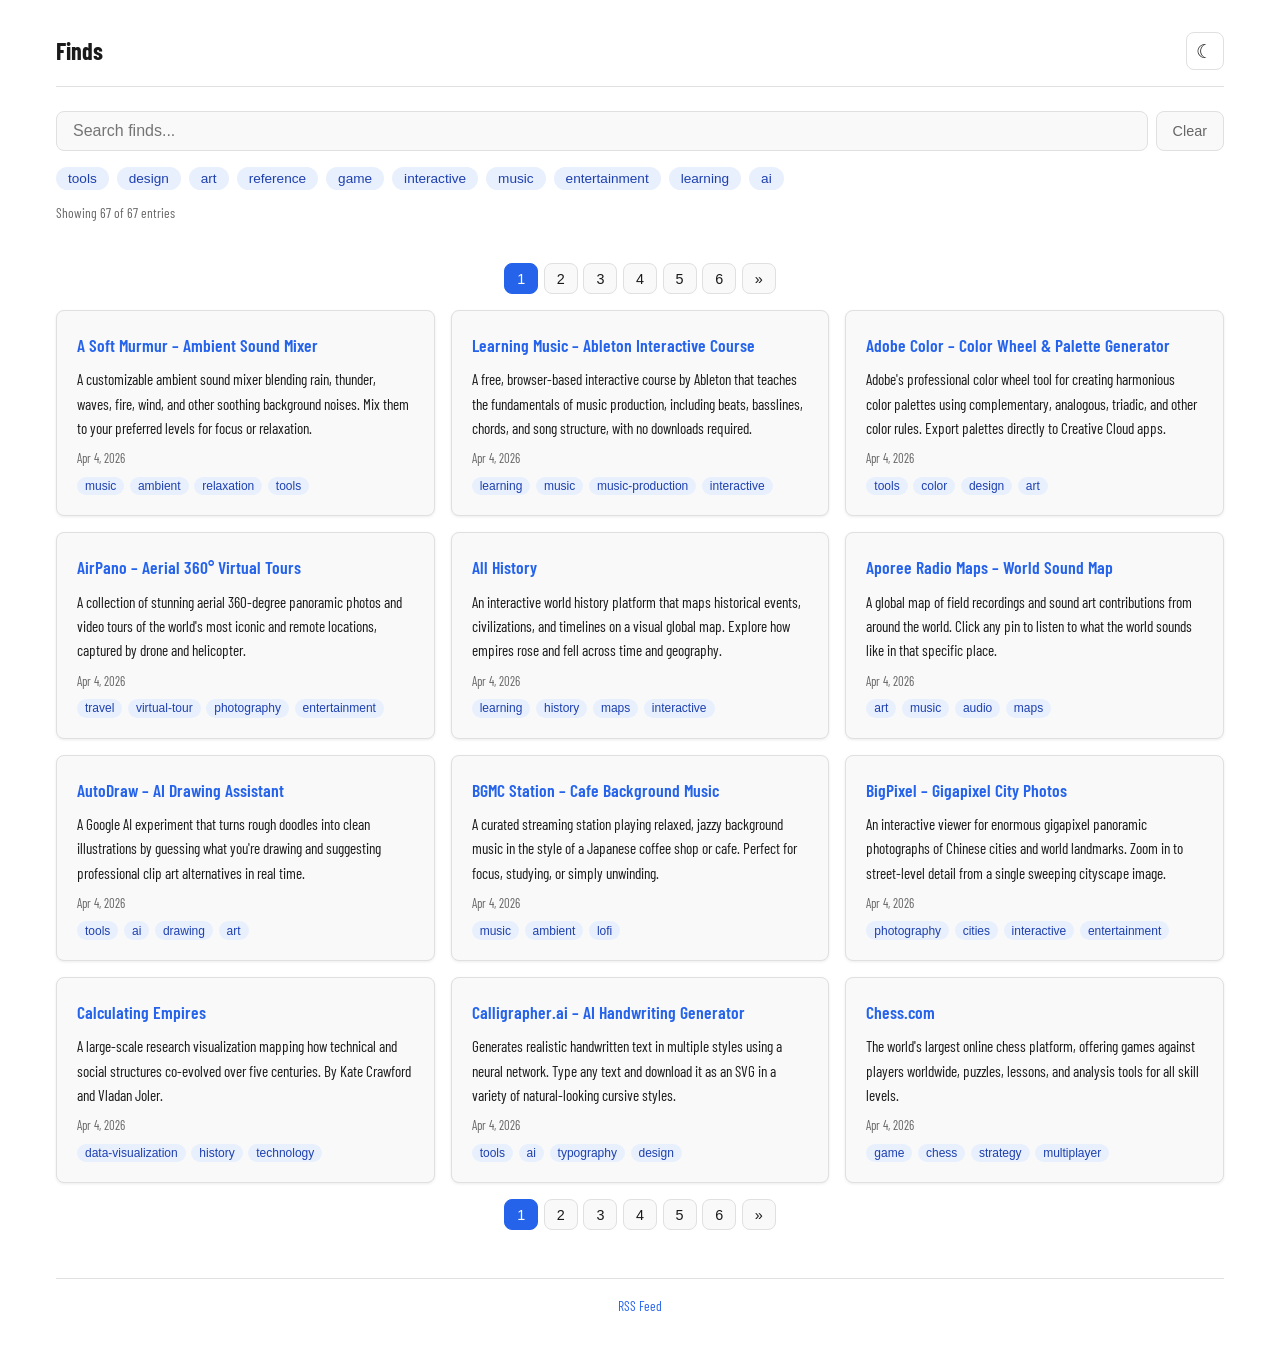
<file: docs/index.html>
<!DOCTYPE html>
<html lang="en">
<head>
    <meta charset="UTF-8">
    <meta name="viewport" content="width=device-width, initial-scale=1.0">
    <title>Finds</title>
    <link rel="preconnect" href="https://fonts.googleapis.com">
    <link rel="preconnect" href="https://fonts.gstatic.com" crossorigin>
    <link href="https://fonts.googleapis.com/css2?family=Barlow+Condensed:wght@400;600;700&display=swap" rel="stylesheet">
    <link rel="stylesheet" href="static/style.css">
    <link rel="alternate" type="application/atom+xml" title="Finds Feed" href="feed.xml">
</head>
<body>
    <header>
        <h1>Finds</h1>
        <button id="theme-toggle" type="button" aria-label="Toggle dark mode">
            <span class="icon-sun">&#9728;</span>
            <span class="icon-moon">&#9790;</span>
        </button>
    </header>

    <div class="controls">
        <div class="search-bar">
            <input type="text" id="search" placeholder="Search finds..." aria-label="Search finds">
            <button id="clear-filters" type="button">Clear</button>
        </div>
        <div class="tag-bar" id="tag-bar">
            
            <button class="tag-pill" data-tag="tools" type="button">tools</button>
            
            <button class="tag-pill" data-tag="design" type="button">design</button>
            
            <button class="tag-pill" data-tag="art" type="button">art</button>
            
            <button class="tag-pill" data-tag="reference" type="button">reference</button>
            
            <button class="tag-pill" data-tag="game" type="button">game</button>
            
            <button class="tag-pill" data-tag="interactive" type="button">interactive</button>
            
            <button class="tag-pill" data-tag="music" type="button">music</button>
            
            <button class="tag-pill" data-tag="entertainment" type="button">entertainment</button>
            
            <button class="tag-pill" data-tag="learning" type="button">learning</button>
            
            <button class="tag-pill" data-tag="ai" type="button">ai</button>
            
        </div>
        <p class="entry-count" id="entry-count"></p>
    </div>

    <nav class="pagination" id="pagination-top"></nav>

    <main class="card-grid" id="card-grid">
        
        <article class="card"
                 data-title="a soft murmur – ambient sound mixer"
                 data-description="a customizable ambient sound mixer blending rain, thunder, waves, fire, wind, and other soothing background noises. mix them to your preferred levels for focus or relaxation."
                 data-tags="music ambient relaxation tools">
            <h2><a href="http://asoftmurmur.com/" target="_blank" rel="noopener noreferrer">A Soft Murmur – Ambient Sound Mixer</a></h2>
            <p class="description">A customizable ambient sound mixer blending rain, thunder, waves, fire, wind, and other soothing background noises. Mix them to your preferred levels for focus or relaxation.</p>
            <time datetime="2026-04-04">Apr 4, 2026</time>
            <div class="tags">
                
                <button class="tag-pill card-tag" data-tag="music" type="button">music</button>
                
                <button class="tag-pill card-tag" data-tag="ambient" type="button">ambient</button>
                
                <button class="tag-pill card-tag" data-tag="relaxation" type="button">relaxation</button>
                
                <button class="tag-pill card-tag" data-tag="tools" type="button">tools</button>
                
            </div>
        </article>
        
        <article class="card"
                 data-title="learning music – ableton interactive course"
                 data-description="a free, browser-based interactive course by ableton that teaches the fundamentals of music production, including beats, basslines, chords, and song structure, with no downloads required."
                 data-tags="learning music music-production interactive">
            <h2><a href="https://learningmusic.ableton.com/zh-Hans/" target="_blank" rel="noopener noreferrer">Learning Music – Ableton Interactive Course</a></h2>
            <p class="description">A free, browser-based interactive course by Ableton that teaches the fundamentals of music production, including beats, basslines, chords, and song structure, with no downloads required.</p>
            <time datetime="2026-04-04">Apr 4, 2026</time>
            <div class="tags">
                
                <button class="tag-pill card-tag" data-tag="learning" type="button">learning</button>
                
                <button class="tag-pill card-tag" data-tag="music" type="button">music</button>
                
                <button class="tag-pill card-tag" data-tag="music-production" type="button">music-production</button>
                
                <button class="tag-pill card-tag" data-tag="interactive" type="button">interactive</button>
                
            </div>
        </article>
        
        <article class="card"
                 data-title="adobe color – color wheel &amp; palette generator"
                 data-description="adobe&#39;s professional color wheel tool for creating harmonious color palettes using complementary, analogous, triadic, and other color rules. export palettes directly to creative cloud apps."
                 data-tags="tools color design art">
            <h2><a href="https://color.adobe.com/zh/create/color-wheel" target="_blank" rel="noopener noreferrer">Adobe Color – Color Wheel &amp; Palette Generator</a></h2>
            <p class="description">Adobe&#39;s professional color wheel tool for creating harmonious color palettes using complementary, analogous, triadic, and other color rules. Export palettes directly to Creative Cloud apps.</p>
            <time datetime="2026-04-04">Apr 4, 2026</time>
            <div class="tags">
                
                <button class="tag-pill card-tag" data-tag="tools" type="button">tools</button>
                
                <button class="tag-pill card-tag" data-tag="color" type="button">color</button>
                
                <button class="tag-pill card-tag" data-tag="design" type="button">design</button>
                
                <button class="tag-pill card-tag" data-tag="art" type="button">art</button>
                
            </div>
        </article>
        
        <article class="card"
                 data-title="airpano – aerial 360° virtual tours"
                 data-description="a collection of stunning aerial 360-degree panoramic photos and video tours of the world&#39;s most iconic and remote locations, captured by drone and helicopter."
                 data-tags="travel virtual-tour photography entertainment">
            <h2><a href="http://www.airpano.com/" target="_blank" rel="noopener noreferrer">AirPano – Aerial 360° Virtual Tours</a></h2>
            <p class="description">A collection of stunning aerial 360-degree panoramic photos and video tours of the world&#39;s most iconic and remote locations, captured by drone and helicopter.</p>
            <time datetime="2026-04-04">Apr 4, 2026</time>
            <div class="tags">
                
                <button class="tag-pill card-tag" data-tag="travel" type="button">travel</button>
                
                <button class="tag-pill card-tag" data-tag="virtual-tour" type="button">virtual-tour</button>
                
                <button class="tag-pill card-tag" data-tag="photography" type="button">photography</button>
                
                <button class="tag-pill card-tag" data-tag="entertainment" type="button">entertainment</button>
                
            </div>
        </article>
        
        <article class="card"
                 data-title="all history"
                 data-description="an interactive world history platform that maps historical events, civilizations, and timelines on a visual global map. explore how empires rose and fell across time and geography."
                 data-tags="learning history maps interactive">
            <h2><a href="https://www.allhistory.com/" target="_blank" rel="noopener noreferrer">All History</a></h2>
            <p class="description">An interactive world history platform that maps historical events, civilizations, and timelines on a visual global map. Explore how empires rose and fell across time and geography.</p>
            <time datetime="2026-04-04">Apr 4, 2026</time>
            <div class="tags">
                
                <button class="tag-pill card-tag" data-tag="learning" type="button">learning</button>
                
                <button class="tag-pill card-tag" data-tag="history" type="button">history</button>
                
                <button class="tag-pill card-tag" data-tag="maps" type="button">maps</button>
                
                <button class="tag-pill card-tag" data-tag="interactive" type="button">interactive</button>
                
            </div>
        </article>
        
        <article class="card"
                 data-title="aporee radio maps – world sound map"
                 data-description="a global map of field recordings and sound art contributions from around the world. click any pin to listen to what the world sounds like in that specific place."
                 data-tags="art music audio maps">
            <h2><a href="https://aporee.org/maps/" target="_blank" rel="noopener noreferrer">Aporee Radio Maps – World Sound Map</a></h2>
            <p class="description">A global map of field recordings and sound art contributions from around the world. Click any pin to listen to what the world sounds like in that specific place.</p>
            <time datetime="2026-04-04">Apr 4, 2026</time>
            <div class="tags">
                
                <button class="tag-pill card-tag" data-tag="art" type="button">art</button>
                
                <button class="tag-pill card-tag" data-tag="music" type="button">music</button>
                
                <button class="tag-pill card-tag" data-tag="audio" type="button">audio</button>
                
                <button class="tag-pill card-tag" data-tag="maps" type="button">maps</button>
                
            </div>
        </article>
        
        <article class="card"
                 data-title="autodraw – ai drawing assistant"
                 data-description="a google ai experiment that turns rough doodles into clean illustrations by guessing what you&#39;re drawing and suggesting professional clip art alternatives in real time."
                 data-tags="tools ai drawing art">
            <h2><a href="https://aiexperiments.withgoogle.com/autodraw" target="_blank" rel="noopener noreferrer">AutoDraw – AI Drawing Assistant</a></h2>
            <p class="description">A Google AI experiment that turns rough doodles into clean illustrations by guessing what you&#39;re drawing and suggesting professional clip art alternatives in real time.</p>
            <time datetime="2026-04-04">Apr 4, 2026</time>
            <div class="tags">
                
                <button class="tag-pill card-tag" data-tag="tools" type="button">tools</button>
                
                <button class="tag-pill card-tag" data-tag="ai" type="button">ai</button>
                
                <button class="tag-pill card-tag" data-tag="drawing" type="button">drawing</button>
                
                <button class="tag-pill card-tag" data-tag="art" type="button">art</button>
                
            </div>
        </article>
        
        <article class="card"
                 data-title="bgmc station – cafe background music"
                 data-description="a curated streaming station playing relaxed, jazzy background music in the style of a japanese coffee shop or cafe. perfect for focus, studying, or simply unwinding."
                 data-tags="music ambient lofi">
            <h2><a href="https://bgmc-station.com/" target="_blank" rel="noopener noreferrer">BGMC Station – Cafe Background Music</a></h2>
            <p class="description">A curated streaming station playing relaxed, jazzy background music in the style of a Japanese coffee shop or cafe. Perfect for focus, studying, or simply unwinding.</p>
            <time datetime="2026-04-04">Apr 4, 2026</time>
            <div class="tags">
                
                <button class="tag-pill card-tag" data-tag="music" type="button">music</button>
                
                <button class="tag-pill card-tag" data-tag="ambient" type="button">ambient</button>
                
                <button class="tag-pill card-tag" data-tag="lofi" type="button">lofi</button>
                
            </div>
        </article>
        
        <article class="card"
                 data-title="bigpixel – gigapixel city photos"
                 data-description="an interactive viewer for enormous gigapixel panoramic photographs of chinese cities and world landmarks. zoom in to street-level detail from a single sweeping cityscape image."
                 data-tags="photography cities interactive entertainment">
            <h2><a href="https://bigpixel.cn/zh-CN.html" target="_blank" rel="noopener noreferrer">BigPixel – Gigapixel City Photos</a></h2>
            <p class="description">An interactive viewer for enormous gigapixel panoramic photographs of Chinese cities and world landmarks. Zoom in to street-level detail from a single sweeping cityscape image.</p>
            <time datetime="2026-04-04">Apr 4, 2026</time>
            <div class="tags">
                
                <button class="tag-pill card-tag" data-tag="photography" type="button">photography</button>
                
                <button class="tag-pill card-tag" data-tag="cities" type="button">cities</button>
                
                <button class="tag-pill card-tag" data-tag="interactive" type="button">interactive</button>
                
                <button class="tag-pill card-tag" data-tag="entertainment" type="button">entertainment</button>
                
            </div>
        </article>
        
        <article class="card"
                 data-title="calculating empires"
                 data-description="a large-scale research visualization mapping how technical and social structures co-evolved over five centuries. by kate crawford and vladan joler."
                 data-tags="data-visualization history technology">
            <h2><a href="https://calculatingempires.net/" target="_blank" rel="noopener noreferrer">Calculating Empires</a></h2>
            <p class="description">A large-scale research visualization mapping how technical and social structures co-evolved over five centuries. By Kate Crawford and Vladan Joler.</p>
            <time datetime="2026-04-04">Apr 4, 2026</time>
            <div class="tags">
                
                <button class="tag-pill card-tag" data-tag="data-visualization" type="button">data-visualization</button>
                
                <button class="tag-pill card-tag" data-tag="history" type="button">history</button>
                
                <button class="tag-pill card-tag" data-tag="technology" type="button">technology</button>
                
            </div>
        </article>
        
        <article class="card"
                 data-title="calligrapher.ai – ai handwriting generator"
                 data-description="generates realistic handwritten text in multiple styles using a neural network. type any text and download it as an svg in a variety of natural-looking cursive styles."
                 data-tags="tools ai typography design">
            <h2><a href="https://www.calligrapher.ai/" target="_blank" rel="noopener noreferrer">Calligrapher.ai – AI Handwriting Generator</a></h2>
            <p class="description">Generates realistic handwritten text in multiple styles using a neural network. Type any text and download it as an SVG in a variety of natural-looking cursive styles.</p>
            <time datetime="2026-04-04">Apr 4, 2026</time>
            <div class="tags">
                
                <button class="tag-pill card-tag" data-tag="tools" type="button">tools</button>
                
                <button class="tag-pill card-tag" data-tag="ai" type="button">ai</button>
                
                <button class="tag-pill card-tag" data-tag="typography" type="button">typography</button>
                
                <button class="tag-pill card-tag" data-tag="design" type="button">design</button>
                
            </div>
        </article>
        
        <article class="card"
                 data-title="chess.com"
                 data-description="the world&#39;s largest online chess platform, offering games against players worldwide, puzzles, lessons, and analysis tools for all skill levels."
                 data-tags="game chess strategy multiplayer">
            <h2><a href="https://www.chess.com/" target="_blank" rel="noopener noreferrer">Chess.com</a></h2>
            <p class="description">The world&#39;s largest online chess platform, offering games against players worldwide, puzzles, lessons, and analysis tools for all skill levels.</p>
            <time datetime="2026-04-04">Apr 4, 2026</time>
            <div class="tags">
                
                <button class="tag-pill card-tag" data-tag="game" type="button">game</button>
                
                <button class="tag-pill card-tag" data-tag="chess" type="button">chess</button>
                
                <button class="tag-pill card-tag" data-tag="strategy" type="button">strategy</button>
                
                <button class="tag-pill card-tag" data-tag="multiplayer" type="button">multiplayer</button>
                
            </div>
        </article>
        
        <article class="card"
                 data-title="cloud appreciation society"
                 data-description="a global community dedicated to appreciating and celebrating clouds in all their forms. the site features a cloud gallery, cloud types guide, and a manifesto against blue-sky thinking."
                 data-tags="art nature photography community">
            <h2><a href="https://cloudappreciationsociety.org/" target="_blank" rel="noopener noreferrer">Cloud Appreciation Society</a></h2>
            <p class="description">A global community dedicated to appreciating and celebrating clouds in all their forms. The site features a cloud gallery, cloud types guide, and a manifesto against blue-sky thinking.</p>
            <time datetime="2026-04-04">Apr 4, 2026</time>
            <div class="tags">
                
                <button class="tag-pill card-tag" data-tag="art" type="button">art</button>
                
                <button class="tag-pill card-tag" data-tag="nature" type="button">nature</button>
                
                <button class="tag-pill card-tag" data-tag="photography" type="button">photography</button>
                
                <button class="tag-pill card-tag" data-tag="community" type="button">community</button>
                
            </div>
        </article>
        
        <article class="card"
                 data-title="coding font – font comparison tournament"
                 data-description="a tournament-style tool for choosing your ideal programming font. it shows two fonts side by side in a bracket format until you&#39;ve found your personal favorite coding typeface."
                 data-tags="tools typography programming design">
            <h2><a href="https://www.codingfont.com/" target="_blank" rel="noopener noreferrer">Coding Font – Font Comparison Tournament</a></h2>
            <p class="description">A tournament-style tool for choosing your ideal programming font. It shows two fonts side by side in a bracket format until you&#39;ve found your personal favorite coding typeface.</p>
            <time datetime="2026-04-04">Apr 4, 2026</time>
            <div class="tags">
                
                <button class="tag-pill card-tag" data-tag="tools" type="button">tools</button>
                
                <button class="tag-pill card-tag" data-tag="typography" type="button">typography</button>
                
                <button class="tag-pill card-tag" data-tag="programming" type="button">programming</button>
                
                <button class="tag-pill card-tag" data-tag="design" type="button">design</button>
                
            </div>
        </article>
        
        <article class="card"
                 data-title="conserve the sound"
                 data-description="an online museum of disappearing sounds, archiving audio recordings of obsolete everyday objects like rotary phones, film cameras, and typewriters. a sonic time capsule of the analog world."
                 data-tags="music audio archive nostalgia">
            <h2><a href="https://www.conservethesound.de/" target="_blank" rel="noopener noreferrer">Conserve the Sound</a></h2>
            <p class="description">An online museum of disappearing sounds, archiving audio recordings of obsolete everyday objects like rotary phones, film cameras, and typewriters. A sonic time capsule of the analog world.</p>
            <time datetime="2026-04-04">Apr 4, 2026</time>
            <div class="tags">
                
                <button class="tag-pill card-tag" data-tag="music" type="button">music</button>
                
                <button class="tag-pill card-tag" data-tag="audio" type="button">audio</button>
                
                <button class="tag-pill card-tag" data-tag="archive" type="button">archive</button>
                
                <button class="tag-pill card-tag" data-tag="nostalgia" type="button">nostalgia</button>
                
            </div>
        </article>
        
        <article class="card"
                 data-title="coursera – online learning platform"
                 data-description="a leading online learning platform offering courses, certificates, and degrees from top universities and companies worldwide. covers topics from computer science to business and the arts."
                 data-tags="learning education courses">
            <h2><a href="https://www.coursera.org/" target="_blank" rel="noopener noreferrer">Coursera – Online Learning Platform</a></h2>
            <p class="description">A leading online learning platform offering courses, certificates, and degrees from top universities and companies worldwide. Covers topics from computer science to business and the arts.</p>
            <time datetime="2026-04-04">Apr 4, 2026</time>
            <div class="tags">
                
                <button class="tag-pill card-tag" data-tag="learning" type="button">learning</button>
                
                <button class="tag-pill card-tag" data-tag="education" type="button">education</button>
                
                <button class="tag-pill card-tag" data-tag="courses" type="button">courses</button>
                
            </div>
        </article>
        
        <article class="card"
                 data-title="deepl translator"
                 data-description="a high-quality neural machine translation service known for producing more natural and nuanced translations than competitors. supports dozens of languages for text and document translation."
                 data-tags="tools translation language">
            <h2><a href="https://www.deepl.com/translator" target="_blank" rel="noopener noreferrer">DeepL Translator</a></h2>
            <p class="description">A high-quality neural machine translation service known for producing more natural and nuanced translations than competitors. Supports dozens of languages for text and document translation.</p>
            <time datetime="2026-04-04">Apr 4, 2026</time>
            <div class="tags">
                
                <button class="tag-pill card-tag" data-tag="tools" type="button">tools</button>
                
                <button class="tag-pill card-tag" data-tag="translation" type="button">translation</button>
                
                <button class="tag-pill card-tag" data-tag="language" type="button">language</button>
                
            </div>
        </article>
        
        <article class="card"
                 data-title="dimensions.com – size reference guide"
                 data-description="a comprehensive visual reference database for the dimensions and measurements of everyday objects, spaces, buildings, and creatures. invaluable for architects, designers, and anyone needing scale reference."
                 data-tags="reference design architecture tools">
            <h2><a href="https://www.dimensions.com/" target="_blank" rel="noopener noreferrer">Dimensions.com – Size Reference Guide</a></h2>
            <p class="description">A comprehensive visual reference database for the dimensions and measurements of everyday objects, spaces, buildings, and creatures. Invaluable for architects, designers, and anyone needing scale reference.</p>
            <time datetime="2026-04-04">Apr 4, 2026</time>
            <div class="tags">
                
                <button class="tag-pill card-tag" data-tag="reference" type="button">reference</button>
                
                <button class="tag-pill card-tag" data-tag="design" type="button">design</button>
                
                <button class="tag-pill card-tag" data-tag="architecture" type="button">architecture</button>
                
                <button class="tag-pill card-tag" data-tag="tools" type="button">tools</button>
                
            </div>
        </article>
        
        <article class="card"
                 data-title="driven &amp; listened"
                 data-description="a curated experience pairing dashcam footage of city drives with local music, letting you virtually cruise through cities around the world while listening to their sounds."
                 data-tags="entertainment travel music cities">
            <h2><a href="https://drivenlisten.com/city/" target="_blank" rel="noopener noreferrer">Driven &amp; Listened</a></h2>
            <p class="description">A curated experience pairing dashcam footage of city drives with local music, letting you virtually cruise through cities around the world while listening to their sounds.</p>
            <time datetime="2026-04-04">Apr 4, 2026</time>
            <div class="tags">
                
                <button class="tag-pill card-tag" data-tag="entertainment" type="button">entertainment</button>
                
                <button class="tag-pill card-tag" data-tag="travel" type="button">travel</button>
                
                <button class="tag-pill card-tag" data-tag="music" type="button">music</button>
                
                <button class="tag-pill card-tag" data-tag="cities" type="button">cities</button>
                
            </div>
        </article>
        
        <article class="card"
                 data-title="encycolorpedia – color encyclopedia"
                 data-description="a comprehensive color reference database providing hex codes, rgb values, color names, and harmonies for thousands of named colors. useful for designers and developers needing precise color information."
                 data-tags="tools color design reference">
            <h2><a href="https://encycolorpedia.cn/named" target="_blank" rel="noopener noreferrer">Encycolorpedia – Color Encyclopedia</a></h2>
            <p class="description">A comprehensive color reference database providing hex codes, RGB values, color names, and harmonies for thousands of named colors. Useful for designers and developers needing precise color information.</p>
            <time datetime="2026-04-04">Apr 4, 2026</time>
            <div class="tags">
                
                <button class="tag-pill card-tag" data-tag="tools" type="button">tools</button>
                
                <button class="tag-pill card-tag" data-tag="color" type="button">color</button>
                
                <button class="tag-pill card-tag" data-tag="design" type="button">design</button>
                
                <button class="tag-pill card-tag" data-tag="reference" type="button">reference</button>
                
            </div>
        </article>
        
        <article class="card"
                 data-title="gapminder dollar street"
                 data-description="a photo project that visualizes how families around the world live at different income levels, organized on a &#34;street&#34; from poorest to richest. a powerful tool for understanding global inequality."
                 data-tags="learning data-visualization society photography">
            <h2><a href="https://www.gapminder.org/dollar-street/" target="_blank" rel="noopener noreferrer">Gapminder Dollar Street</a></h2>
            <p class="description">A photo project that visualizes how families around the world live at different income levels, organized on a &#34;street&#34; from poorest to richest. A powerful tool for understanding global inequality.</p>
            <time datetime="2026-04-04">Apr 4, 2026</time>
            <div class="tags">
                
                <button class="tag-pill card-tag" data-tag="learning" type="button">learning</button>
                
                <button class="tag-pill card-tag" data-tag="data-visualization" type="button">data-visualization</button>
                
                <button class="tag-pill card-tag" data-tag="society" type="button">society</button>
                
                <button class="tag-pill card-tag" data-tag="photography" type="button">photography</button>
                
            </div>
        </article>
        
        <article class="card"
                 data-title="giphy – gif search &amp; discovery"
                 data-description="the world&#39;s largest library of animated gifs and stickers, searchable by keyword or mood. the go-to resource for finding and sharing the perfect reaction gif."
                 data-tags="reference animation internet-culture">
            <h2><a href="https://giphy.com/" target="_blank" rel="noopener noreferrer">GIPHY – GIF Search &amp; Discovery</a></h2>
            <p class="description">The world&#39;s largest library of animated GIFs and stickers, searchable by keyword or mood. The go-to resource for finding and sharing the perfect reaction GIF.</p>
            <time datetime="2026-04-04">Apr 4, 2026</time>
            <div class="tags">
                
                <button class="tag-pill card-tag" data-tag="reference" type="button">reference</button>
                
                <button class="tag-pill card-tag" data-tag="animation" type="button">animation</button>
                
                <button class="tag-pill card-tag" data-tag="internet-culture" type="button">internet-culture</button>
                
            </div>
        </article>
        
        <article class="card"
                 data-title="goblin tools"
                 data-description="a collection of ai-powered micro-tools designed to help neurodivergent people with everyday tasks like breaking down to-do items, adjusting tone, and simplifying complex text."
                 data-tags="tools ai productivity accessibility">
            <h2><a href="https://goblin.tools/" target="_blank" rel="noopener noreferrer">Goblin Tools</a></h2>
            <p class="description">A collection of AI-powered micro-tools designed to help neurodivergent people with everyday tasks like breaking down to-do items, adjusting tone, and simplifying complex text.</p>
            <time datetime="2026-04-04">Apr 4, 2026</time>
            <div class="tags">
                
                <button class="tag-pill card-tag" data-tag="tools" type="button">tools</button>
                
                <button class="tag-pill card-tag" data-tag="ai" type="button">ai</button>
                
                <button class="tag-pill card-tag" data-tag="productivity" type="button">productivity</button>
                
                <button class="tag-pill card-tag" data-tag="accessibility" type="button">accessibility</button>
                
            </div>
        </article>
        
        <article class="card"
                 data-title="grid type – font creator"
                 data-description="a browser-based tool for designing pixel and grid-based typefaces interactively. lets you build custom fonts on a grid system and export the results."
                 data-tags="tools typography design art">
            <h2><a href="https://www.grid-type.com/" target="_blank" rel="noopener noreferrer">Grid Type – Font Creator</a></h2>
            <p class="description">A browser-based tool for designing pixel and grid-based typefaces interactively. Lets you build custom fonts on a grid system and export the results.</p>
            <time datetime="2026-04-04">Apr 4, 2026</time>
            <div class="tags">
                
                <button class="tag-pill card-tag" data-tag="tools" type="button">tools</button>
                
                <button class="tag-pill card-tag" data-tag="typography" type="button">typography</button>
                
                <button class="tag-pill card-tag" data-tag="design" type="button">design</button>
                
                <button class="tag-pill card-tag" data-tag="art" type="button">art</button>
                
            </div>
        </article>
        
        <article class="card"
                 data-title="hotkey cheatsheet"
                 data-description="visual keyboard shortcut references for popular apps and tools. great for discovering shortcuts you didn&#39;t know existed."
                 data-tags="productivity reference">
            <h2><a href="https://hotkeycheatsheet.com/" target="_blank" rel="noopener noreferrer">Hotkey Cheatsheet</a></h2>
            <p class="description">Visual keyboard shortcut references for popular apps and tools. Great for discovering shortcuts you didn&#39;t know existed.</p>
            <time datetime="2026-04-04">Apr 4, 2026</time>
            <div class="tags">
                
                <button class="tag-pill card-tag" data-tag="productivity" type="button">productivity</button>
                
                <button class="tag-pill card-tag" data-tag="reference" type="button">reference</button>
                
            </div>
        </article>
        
        <article class="card"
                 data-title="human benchmark"
                 data-description="a suite of cognitive performance tests measuring reaction time, memory, typing speed, and attention. compare your scores against global averages to see how your brain measures up."
                 data-tags="game cognitive self-improvement interactive">
            <h2><a href="https://humanbenchmark.com/" target="_blank" rel="noopener noreferrer">Human Benchmark</a></h2>
            <p class="description">A suite of cognitive performance tests measuring reaction time, memory, typing speed, and attention. Compare your scores against global averages to see how your brain measures up.</p>
            <time datetime="2026-04-04">Apr 4, 2026</time>
            <div class="tags">
                
                <button class="tag-pill card-tag" data-tag="game" type="button">game</button>
                
                <button class="tag-pill card-tag" data-tag="cognitive" type="button">cognitive</button>
                
                <button class="tag-pill card-tag" data-tag="self-improvement" type="button">self-improvement</button>
                
                <button class="tag-pill card-tag" data-tag="interactive" type="button">interactive</button>
                
            </div>
        </article>
        
        <article class="card"
                 data-title="iaplc – international aquatic plants layout contest"
                 data-description="the world&#39;s largest aquatic plants layout contest, showcasing breathtaking underwater aquascape artwork from competitors around the globe. a gallery of the most stunning planted aquarium designs."
                 data-tags="art aquascaping nature contest">
            <h2><a href="https://iaplc.com/c/" target="_blank" rel="noopener noreferrer">IAPLC – International Aquatic Plants Layout Contest</a></h2>
            <p class="description">The world&#39;s largest aquatic plants layout contest, showcasing breathtaking underwater aquascape artwork from competitors around the globe. A gallery of the most stunning planted aquarium designs.</p>
            <time datetime="2026-04-04">Apr 4, 2026</time>
            <div class="tags">
                
                <button class="tag-pill card-tag" data-tag="art" type="button">art</button>
                
                <button class="tag-pill card-tag" data-tag="aquascaping" type="button">aquascaping</button>
                
                <button class="tag-pill card-tag" data-tag="nature" type="button">nature</button>
                
                <button class="tag-pill card-tag" data-tag="contest" type="button">contest</button>
                
            </div>
        </article>
        
        <article class="card"
                 data-title="ifixit – repair manuals"
                 data-description="a free, collaborative repair manual for every device, with step-by-step guides to fix phones, computers, consoles, and more. empowers people to repair rather than replace their electronics."
                 data-tags="tools repair diy electronics">
            <h2><a href="https://zh.ifixit.com/" target="_blank" rel="noopener noreferrer">iFixit – Repair Manuals</a></h2>
            <p class="description">A free, collaborative repair manual for every device, with step-by-step guides to fix phones, computers, consoles, and more. Empowers people to repair rather than replace their electronics.</p>
            <time datetime="2026-04-04">Apr 4, 2026</time>
            <div class="tags">
                
                <button class="tag-pill card-tag" data-tag="tools" type="button">tools</button>
                
                <button class="tag-pill card-tag" data-tag="repair" type="button">repair</button>
                
                <button class="tag-pill card-tag" data-tag="diy" type="button">diy</button>
                
                <button class="tag-pill card-tag" data-tag="electronics" type="button">electronics</button>
                
            </div>
        </article>
        
        <article class="card"
                 data-title="illuminarty – ai image detector"
                 data-description="a tool that analyzes images to determine whether they were generated by ai or created by a human artist. useful for verifying the authenticity of digital artwork and photographs."
                 data-tags="tools ai image-detection">
            <h2><a href="https://illuminarty.ai/en/" target="_blank" rel="noopener noreferrer">Illuminarty – AI Image Detector</a></h2>
            <p class="description">A tool that analyzes images to determine whether they were generated by AI or created by a human artist. Useful for verifying the authenticity of digital artwork and photographs.</p>
            <time datetime="2026-04-04">Apr 4, 2026</time>
            <div class="tags">
                
                <button class="tag-pill card-tag" data-tag="tools" type="button">tools</button>
                
                <button class="tag-pill card-tag" data-tag="ai" type="button">ai</button>
                
                <button class="tag-pill card-tag" data-tag="image-detection" type="button">image-detection</button>
                
            </div>
        </article>
        
        <article class="card"
                 data-title="irasutoya – free illustrated clipart"
                 data-description="a massive library of free, charming japanese-style flat illustrations covering thousands of topics, all available for free personal and commercial use. an invaluable resource for presentations and design."
                 data-tags="reference illustration design free-resources">
            <h2><a href="https://www.irasutoya.com/" target="_blank" rel="noopener noreferrer">Irasutoya – Free Illustrated Clipart</a></h2>
            <p class="description">A massive library of free, charming Japanese-style flat illustrations covering thousands of topics, all available for free personal and commercial use. An invaluable resource for presentations and design.</p>
            <time datetime="2026-04-04">Apr 4, 2026</time>
            <div class="tags">
                
                <button class="tag-pill card-tag" data-tag="reference" type="button">reference</button>
                
                <button class="tag-pill card-tag" data-tag="illustration" type="button">illustration</button>
                
                <button class="tag-pill card-tag" data-tag="design" type="button">design</button>
                
                <button class="tag-pill card-tag" data-tag="free-resources" type="button">free-resources</button>
                
            </div>
        </article>
        
        <article class="card"
                 data-title="spacex iss docking simulator"
                 data-description="an official spacex browser simulation of manually docking a crew dragon spacecraft to the international space station, using the same interface as real astronauts. surprisingly difficult and engaging."
                 data-tags="game space simulation interactive">
            <h2><a href="https://iss-sim.spacex.com/" target="_blank" rel="noopener noreferrer">SpaceX ISS Docking Simulator</a></h2>
            <p class="description">An official SpaceX browser simulation of manually docking a Crew Dragon spacecraft to the International Space Station, using the same interface as real astronauts. Surprisingly difficult and engaging.</p>
            <time datetime="2026-04-04">Apr 4, 2026</time>
            <div class="tags">
                
                <button class="tag-pill card-tag" data-tag="game" type="button">game</button>
                
                <button class="tag-pill card-tag" data-tag="space" type="button">space</button>
                
                <button class="tag-pill card-tag" data-tag="simulation" type="button">simulation</button>
                
                <button class="tag-pill card-tag" data-tag="interactive" type="button">interactive</button>
                
            </div>
        </article>
        
        <article class="card"
                 data-title="lalal.ai – stem splitter &amp; vocal remover"
                 data-description="an ai-powered audio separation tool that splits any track into individual stems — vocals, drums, bass, piano, and more. useful for musicians, remixers, and karaoke creation."
                 data-tags="tools music ai audio">
            <h2><a href="https://www.lalal.ai/" target="_blank" rel="noopener noreferrer">LALAL.AI – Stem Splitter &amp; Vocal Remover</a></h2>
            <p class="description">An AI-powered audio separation tool that splits any track into individual stems — vocals, drums, bass, piano, and more. Useful for musicians, remixers, and karaoke creation.</p>
            <time datetime="2026-04-04">Apr 4, 2026</time>
            <div class="tags">
                
                <button class="tag-pill card-tag" data-tag="tools" type="button">tools</button>
                
                <button class="tag-pill card-tag" data-tag="music" type="button">music</button>
                
                <button class="tag-pill card-tag" data-tag="ai" type="button">ai</button>
                
                <button class="tag-pill card-tag" data-tag="audio" type="button">audio</button>
                
            </div>
        </article>
        
        <article class="card"
                 data-title="liquid metal effect generator"
                 data-description="a browser-based creative tool that generates mesmerizing liquid metal and chrome visual effects. adjust parameters to produce unique fluid metallic textures for design use."
                 data-tags="tools design generative-art">
            <h2><a href="https://liquid.paper.design/" target="_blank" rel="noopener noreferrer">Liquid Metal Effect Generator</a></h2>
            <p class="description">A browser-based creative tool that generates mesmerizing liquid metal and chrome visual effects. Adjust parameters to produce unique fluid metallic textures for design use.</p>
            <time datetime="2026-04-04">Apr 4, 2026</time>
            <div class="tags">
                
                <button class="tag-pill card-tag" data-tag="tools" type="button">tools</button>
                
                <button class="tag-pill card-tag" data-tag="design" type="button">design</button>
                
                <button class="tag-pill card-tag" data-tag="generative-art" type="button">generative-art</button>
                
            </div>
        </article>
        
        <article class="card"
                 data-title="musclewiki – exercise encyclopedia"
                 data-description="an interactive anatomy-based fitness reference where you click on a muscle to find exercises that target it, complete with video demonstrations and instructions. a practical guide for gym-goers."
                 data-tags="reference fitness health learning">
            <h2><a href="https://musclewiki.com/" target="_blank" rel="noopener noreferrer">MuscleWiki – Exercise Encyclopedia</a></h2>
            <p class="description">An interactive anatomy-based fitness reference where you click on a muscle to find exercises that target it, complete with video demonstrations and instructions. A practical guide for gym-goers.</p>
            <time datetime="2026-04-04">Apr 4, 2026</time>
            <div class="tags">
                
                <button class="tag-pill card-tag" data-tag="reference" type="button">reference</button>
                
                <button class="tag-pill card-tag" data-tag="fitness" type="button">fitness</button>
                
                <button class="tag-pill card-tag" data-tag="health" type="button">health</button>
                
                <button class="tag-pill card-tag" data-tag="learning" type="button">learning</button>
                
            </div>
        </article>
        
        <article class="card"
                 data-title="nbfox – high-resolution fine art images"
                 data-description="a gallery of high-resolution scans of world-famous paintings sourced from major museums, available for free download and use. browse masterworks from centuries of art history in stunning detail."
                 data-tags="art reference museums free-resources">
            <h2><a href="https://www.nbfox.com/" target="_blank" rel="noopener noreferrer">NBFox – High-Resolution Fine Art Images</a></h2>
            <p class="description">A gallery of high-resolution scans of world-famous paintings sourced from major museums, available for free download and use. Browse masterworks from centuries of art history in stunning detail.</p>
            <time datetime="2026-04-04">Apr 4, 2026</time>
            <div class="tags">
                
                <button class="tag-pill card-tag" data-tag="art" type="button">art</button>
                
                <button class="tag-pill card-tag" data-tag="reference" type="button">reference</button>
                
                <button class="tag-pill card-tag" data-tag="museums" type="button">museums</button>
                
                <button class="tag-pill card-tag" data-tag="free-resources" type="button">free-resources</button>
                
            </div>
        </article>
        
        <article class="card"
                 data-title="noclip – video game map museum"
                 data-description="a browser-based 3d viewer that lets you freely explore the levels and maps from dozens of classic video games, extracted directly from the game files. walk through nintendo, capcom, and other iconic game worlds."
                 data-tags="art game 3d archive">
            <h2><a href="https://noclip.website/" target="_blank" rel="noopener noreferrer">noclip – Video Game Map Museum</a></h2>
            <p class="description">A browser-based 3D viewer that lets you freely explore the levels and maps from dozens of classic video games, extracted directly from the game files. Walk through Nintendo, Capcom, and other iconic game worlds.</p>
            <time datetime="2026-04-04">Apr 4, 2026</time>
            <div class="tags">
                
                <button class="tag-pill card-tag" data-tag="art" type="button">art</button>
                
                <button class="tag-pill card-tag" data-tag="game" type="button">game</button>
                
                <button class="tag-pill card-tag" data-tag="3d" type="button">3d</button>
                
                <button class="tag-pill card-tag" data-tag="archive" type="button">archive</button>
                
            </div>
        </article>
        
        <article class="card"
                 data-title="nyan cat"
                 data-description="the original nyan cat website featuring the iconic internet meme of a flying pop-tart cat leaving a rainbow trail, accompanied by its looping chiptune theme song."
                 data-tags="entertainment meme internet-culture">
            <h2><a href="https://www.nyan.cat/" target="_blank" rel="noopener noreferrer">Nyan Cat</a></h2>
            <p class="description">The original Nyan Cat website featuring the iconic internet meme of a flying pop-tart cat leaving a rainbow trail, accompanied by its looping chiptune theme song.</p>
            <time datetime="2026-04-04">Apr 4, 2026</time>
            <div class="tags">
                
                <button class="tag-pill card-tag" data-tag="entertainment" type="button">entertainment</button>
                
                <button class="tag-pill card-tag" data-tag="meme" type="button">meme</button>
                
                <button class="tag-pill card-tag" data-tag="internet-culture" type="button">internet-culture</button>
                
            </div>
        </article>
        
        <article class="card"
                 data-title="pexels – free stock photos &amp; videos"
                 data-description="a large library of free, high-quality stock photos and videos contributed by creators worldwide, all licensed for free personal and commercial use without attribution required."
                 data-tags="reference photography free-resources design">
            <h2><a href="https://www.pexels.com/zh-cn/" target="_blank" rel="noopener noreferrer">Pexels – Free Stock Photos &amp; Videos</a></h2>
            <p class="description">A large library of free, high-quality stock photos and videos contributed by creators worldwide, all licensed for free personal and commercial use without attribution required.</p>
            <time datetime="2026-04-04">Apr 4, 2026</time>
            <div class="tags">
                
                <button class="tag-pill card-tag" data-tag="reference" type="button">reference</button>
                
                <button class="tag-pill card-tag" data-tag="photography" type="button">photography</button>
                
                <button class="tag-pill card-tag" data-tag="free-resources" type="button">free-resources</button>
                
                <button class="tag-pill card-tag" data-tag="design" type="button">design</button>
                
            </div>
        </article>
        
        <article class="card"
                 data-title="pod.link – podcast search engine"
                 data-description="a universal podcast search and sharing tool that generates smart links to any podcast, automatically redirecting listeners to their preferred podcast app. great for discovering and sharing shows."
                 data-tags="reference podcasts tools">
            <h2><a href="https://pod.link/" target="_blank" rel="noopener noreferrer">Pod.link – Podcast Search Engine</a></h2>
            <p class="description">A universal podcast search and sharing tool that generates smart links to any podcast, automatically redirecting listeners to their preferred podcast app. Great for discovering and sharing shows.</p>
            <time datetime="2026-04-04">Apr 4, 2026</time>
            <div class="tags">
                
                <button class="tag-pill card-tag" data-tag="reference" type="button">reference</button>
                
                <button class="tag-pill card-tag" data-tag="podcasts" type="button">podcasts</button>
                
                <button class="tag-pill card-tag" data-tag="tools" type="button">tools</button>
                
            </div>
        </article>
        
        <article class="card"
                 data-title="pointer pointer"
                 data-description="a delightfully pointless website that finds a photograph of someone pointing at exactly where your mouse cursor is on the screen. move your mouse to discover a new image every time."
                 data-tags="entertainment interactive internet-culture">
            <h2><a href="https://pointerpointer.com/" target="_blank" rel="noopener noreferrer">Pointer Pointer</a></h2>
            <p class="description">A delightfully pointless website that finds a photograph of someone pointing at exactly where your mouse cursor is on the screen. Move your mouse to discover a new image every time.</p>
            <time datetime="2026-04-04">Apr 4, 2026</time>
            <div class="tags">
                
                <button class="tag-pill card-tag" data-tag="entertainment" type="button">entertainment</button>
                
                <button class="tag-pill card-tag" data-tag="interactive" type="button">interactive</button>
                
                <button class="tag-pill card-tag" data-tag="internet-culture" type="button">internet-culture</button>
                
            </div>
        </article>
        
        <article class="card"
                 data-title="product hunt"
                 data-description="a daily leaderboard and community for discovering the newest and most interesting apps, tools, and tech products. makers launch products here and the community votes on their favorites."
                 data-tags="reference technology community tools">
            <h2><a href="https://www.producthunt.com/" target="_blank" rel="noopener noreferrer">Product Hunt</a></h2>
            <p class="description">A daily leaderboard and community for discovering the newest and most interesting apps, tools, and tech products. Makers launch products here and the community votes on their favorites.</p>
            <time datetime="2026-04-04">Apr 4, 2026</time>
            <div class="tags">
                
                <button class="tag-pill card-tag" data-tag="reference" type="button">reference</button>
                
                <button class="tag-pill card-tag" data-tag="technology" type="button">technology</button>
                
                <button class="tag-pill card-tag" data-tag="community" type="button">community</button>
                
                <button class="tag-pill card-tag" data-tag="tools" type="button">tools</button>
                
            </div>
        </article>
        
        <article class="card"
                 data-title="radio garden – global radio globe"
                 data-description="explore live radio stations from around the world by spinning an interactive 3d globe. click any green dot to instantly tune into a local radio station from that location."
                 data-tags="music radio travel interactive">
            <h2><a href="http://radio.garden/live/tokyo/j-idols-project-radio/" target="_blank" rel="noopener noreferrer">Radio Garden – Global Radio Globe</a></h2>
            <p class="description">Explore live radio stations from around the world by spinning an interactive 3D globe. Click any green dot to instantly tune into a local radio station from that location.</p>
            <time datetime="2026-04-04">Apr 4, 2026</time>
            <div class="tags">
                
                <button class="tag-pill card-tag" data-tag="music" type="button">music</button>
                
                <button class="tag-pill card-tag" data-tag="radio" type="button">radio</button>
                
                <button class="tag-pill card-tag" data-tag="travel" type="button">travel</button>
                
                <button class="tag-pill card-tag" data-tag="interactive" type="button">interactive</button>
                
            </div>
        </article>
        
        <article class="card"
                 data-title="remove.bg – background remover"
                 data-description="an ai-powered tool that instantly and accurately removes backgrounds from photos in one click. works especially well on portraits and product images with complex edges."
                 data-tags="tools ai image-editing design">
            <h2><a href="https://www.remove.bg/" target="_blank" rel="noopener noreferrer">Remove.bg – Background Remover</a></h2>
            <p class="description">An AI-powered tool that instantly and accurately removes backgrounds from photos in one click. Works especially well on portraits and product images with complex edges.</p>
            <time datetime="2026-04-04">Apr 4, 2026</time>
            <div class="tags">
                
                <button class="tag-pill card-tag" data-tag="tools" type="button">tools</button>
                
                <button class="tag-pill card-tag" data-tag="ai" type="button">ai</button>
                
                <button class="tag-pill card-tag" data-tag="image-editing" type="button">image-editing</button>
                
                <button class="tag-pill card-tag" data-tag="design" type="button">design</button>
                
            </div>
        </article>
        
        <article class="card"
                 data-title="retryables – creative mini-games collection"
                 data-description="a curated collection of creative, experimental browser-based mini-games and interactive experiences. each game is unique and designed to be replayed."
                 data-tags="game browser-game interactive">
            <h2><a href="https://retryables.com/" target="_blank" rel="noopener noreferrer">Retryables – Creative Mini-Games Collection</a></h2>
            <p class="description">A curated collection of creative, experimental browser-based mini-games and interactive experiences. Each game is unique and designed to be replayed.</p>
            <time datetime="2026-04-04">Apr 4, 2026</time>
            <div class="tags">
                
                <button class="tag-pill card-tag" data-tag="game" type="button">game</button>
                
                <button class="tag-pill card-tag" data-tag="browser-game" type="button">browser-game</button>
                
                <button class="tag-pill card-tag" data-tag="interactive" type="button">interactive</button>
                
            </div>
        </article>
        
        <article class="card"
                 data-title="rooms.xyz – interactive room builder"
                 data-description="a browser-based sandbox for building and decorating virtual 3d rooms with furniture and objects. create whimsical spaces and share them as interactive links."
                 data-tags="art design 3d browser-game">
            <h2><a href="https://rooms.xyz/" target="_blank" rel="noopener noreferrer">Rooms.xyz – Interactive Room Builder</a></h2>
            <p class="description">A browser-based sandbox for building and decorating virtual 3D rooms with furniture and objects. Create whimsical spaces and share them as interactive links.</p>
            <time datetime="2026-04-04">Apr 4, 2026</time>
            <div class="tags">
                
                <button class="tag-pill card-tag" data-tag="art" type="button">art</button>
                
                <button class="tag-pill card-tag" data-tag="design" type="button">design</button>
                
                <button class="tag-pill card-tag" data-tag="3d" type="button">3d</button>
                
                <button class="tag-pill card-tag" data-tag="browser-game" type="button">browser-game</button>
                
            </div>
        </article>
        
        <article class="card"
                 data-title="sandtris"
                 data-description="a browser-based puzzle game combining tetris-style falling blocks with falling sand physics simulation. watch your pieces dissolve into cascading sand particles."
                 data-tags="game puzzle browser-game">
            <h2><a href="https://sandtris.com/" target="_blank" rel="noopener noreferrer">Sandtris</a></h2>
            <p class="description">A browser-based puzzle game combining Tetris-style falling blocks with falling sand physics simulation. Watch your pieces dissolve into cascading sand particles.</p>
            <time datetime="2026-04-04">Apr 4, 2026</time>
            <div class="tags">
                
                <button class="tag-pill card-tag" data-tag="game" type="button">game</button>
                
                <button class="tag-pill card-tag" data-tag="puzzle" type="button">puzzle</button>
                
                <button class="tag-pill card-tag" data-tag="browser-game" type="button">browser-game</button>
                
            </div>
        </article>
        
        <article class="card"
                 data-title="shotdeck – film reference library"
                 data-description="a searchable visual library of cinematic still frames from thousands of films, filterable by color, lighting, lens, aspect ratio, and mood. an essential reference tool for filmmakers and cinematographers."
                 data-tags="reference film cinematography design">
            <h2><a href="https://shotdeck.com/welcome/home" target="_blank" rel="noopener noreferrer">ShotDeck – Film Reference Library</a></h2>
            <p class="description">A searchable visual library of cinematic still frames from thousands of films, filterable by color, lighting, lens, aspect ratio, and mood. An essential reference tool for filmmakers and cinematographers.</p>
            <time datetime="2026-04-04">Apr 4, 2026</time>
            <div class="tags">
                
                <button class="tag-pill card-tag" data-tag="reference" type="button">reference</button>
                
                <button class="tag-pill card-tag" data-tag="film" type="button">film</button>
                
                <button class="tag-pill card-tag" data-tag="cinematography" type="button">cinematography</button>
                
                <button class="tag-pill card-tag" data-tag="design" type="button">design</button>
                
            </div>
        </article>
        
        <article class="card"
                 data-title="sketchfab – 3d model viewer &amp; marketplace"
                 data-description="the largest platform for publishing, sharing, and discovering 3d and ar/vr content. browse millions of free and purchasable 3d models viewable directly in the browser."
                 data-tags="tools 3d design art">
            <h2><a href="https://sketchfab.com/" target="_blank" rel="noopener noreferrer">Sketchfab – 3D Model Viewer &amp; Marketplace</a></h2>
            <p class="description">The largest platform for publishing, sharing, and discovering 3D and AR/VR content. Browse millions of free and purchasable 3D models viewable directly in the browser.</p>
            <time datetime="2026-04-04">Apr 4, 2026</time>
            <div class="tags">
                
                <button class="tag-pill card-tag" data-tag="tools" type="button">tools</button>
                
                <button class="tag-pill card-tag" data-tag="3d" type="button">3d</button>
                
                <button class="tag-pill card-tag" data-tag="design" type="button">design</button>
                
                <button class="tag-pill card-tag" data-tag="art" type="button">art</button>
                
            </div>
        </article>
        
        <article class="card"
                 data-title="slow roads"
                 data-description="a relaxing, endless procedurally generated driving experience in the browser. choose your scenery and just drive through beautiful landscapes with no objectives or pressure."
                 data-tags="game relaxation procedural-generation browser-game">
            <h2><a href="https://slowroads.io/" target="_blank" rel="noopener noreferrer">Slow Roads</a></h2>
            <p class="description">A relaxing, endless procedurally generated driving experience in the browser. Choose your scenery and just drive through beautiful landscapes with no objectives or pressure.</p>
            <time datetime="2026-04-04">Apr 4, 2026</time>
            <div class="tags">
                
                <button class="tag-pill card-tag" data-tag="game" type="button">game</button>
                
                <button class="tag-pill card-tag" data-tag="relaxation" type="button">relaxation</button>
                
                <button class="tag-pill card-tag" data-tag="procedural-generation" type="button">procedural-generation</button>
                
                <button class="tag-pill card-tag" data-tag="browser-game" type="button">browser-game</button>
                
            </div>
        </article>
        
        <article class="card"
                 data-title="songsterr – guitar tabs &amp; sheet music"
                 data-description="a large online library of interactive guitar, bass, and drum tabs with playback. tabs scroll in sync with audio so you can follow along and practice songs at your own pace."
                 data-tags="music guitar tabs learning">
            <h2><a href="https://www.songsterr.com/" target="_blank" rel="noopener noreferrer">Songsterr – Guitar Tabs &amp; Sheet Music</a></h2>
            <p class="description">A large online library of interactive guitar, bass, and drum tabs with playback. Tabs scroll in sync with audio so you can follow along and practice songs at your own pace.</p>
            <time datetime="2026-04-04">Apr 4, 2026</time>
            <div class="tags">
                
                <button class="tag-pill card-tag" data-tag="music" type="button">music</button>
                
                <button class="tag-pill card-tag" data-tag="guitar" type="button">guitar</button>
                
                <button class="tag-pill card-tag" data-tag="tabs" type="button">tabs</button>
                
                <button class="tag-pill card-tag" data-tag="learning" type="button">learning</button>
                
            </div>
        </article>
        
        <article class="card"
                 data-title="spread the sign – sign language dictionary"
                 data-description="a multilingual online sign language video dictionary covering dozens of countries&#39; sign languages. look up words and see video demonstrations of how to sign them."
                 data-tags="learning sign-language accessibility language">
            <h2><a href="https://www.spreadthesign.com/" target="_blank" rel="noopener noreferrer">Spread the Sign – Sign Language Dictionary</a></h2>
            <p class="description">A multilingual online sign language video dictionary covering dozens of countries&#39; sign languages. Look up words and see video demonstrations of how to sign them.</p>
            <time datetime="2026-04-04">Apr 4, 2026</time>
            <div class="tags">
                
                <button class="tag-pill card-tag" data-tag="learning" type="button">learning</button>
                
                <button class="tag-pill card-tag" data-tag="sign-language" type="button">sign-language</button>
                
                <button class="tag-pill card-tag" data-tag="accessibility" type="button">accessibility</button>
                
                <button class="tag-pill card-tag" data-tag="language" type="button">language</button>
                
            </div>
        </article>
        
        <article class="card"
                 data-title="spurious correlations"
                 data-description="a humorous data project by tyler vigen that charts absurd but statistically real correlations between unrelated variables, like nicolas cage films and drowning rates. a fun lesson in why correlation is not causation."
                 data-tags="entertainment data-visualization statistics">
            <h2><a href="http://tylervigen.com/spurious-correlations" target="_blank" rel="noopener noreferrer">Spurious Correlations</a></h2>
            <p class="description">A humorous data project by Tyler Vigen that charts absurd but statistically real correlations between unrelated variables, like Nicolas Cage films and drowning rates. A fun lesson in why correlation is not causation.</p>
            <time datetime="2026-04-04">Apr 4, 2026</time>
            <div class="tags">
                
                <button class="tag-pill card-tag" data-tag="entertainment" type="button">entertainment</button>
                
                <button class="tag-pill card-tag" data-tag="data-visualization" type="button">data-visualization</button>
                
                <button class="tag-pill card-tag" data-tag="statistics" type="button">statistics</button>
                
            </div>
        </article>
        
        <article class="card"
                 data-title="suno – ai music generator"
                 data-description="an ai-powered music generation platform that creates full songs complete with lyrics, vocals, and instrumentation from a text prompt. generate music in any genre in seconds."
                 data-tags="music ai generative-art">
            <h2><a href="https://suno.com/" target="_blank" rel="noopener noreferrer">Suno – AI Music Generator</a></h2>
            <p class="description">An AI-powered music generation platform that creates full songs complete with lyrics, vocals, and instrumentation from a text prompt. Generate music in any genre in seconds.</p>
            <time datetime="2026-04-04">Apr 4, 2026</time>
            <div class="tags">
                
                <button class="tag-pill card-tag" data-tag="music" type="button">music</button>
                
                <button class="tag-pill card-tag" data-tag="ai" type="button">ai</button>
                
                <button class="tag-pill card-tag" data-tag="generative-art" type="button">generative-art</button>
                
            </div>
        </article>
        
        <article class="card"
                 data-title="the pudding"
                 data-description="a digital publication that uses visual essays and data journalism to explore culture, music, film, and society. each piece is a richly interactive, data-driven narrative."
                 data-tags="data-visualization journalism culture interactive">
            <h2><a href="https://pudding.cool/" target="_blank" rel="noopener noreferrer">The Pudding</a></h2>
            <p class="description">A digital publication that uses visual essays and data journalism to explore culture, music, film, and society. Each piece is a richly interactive, data-driven narrative.</p>
            <time datetime="2026-04-04">Apr 4, 2026</time>
            <div class="tags">
                
                <button class="tag-pill card-tag" data-tag="data-visualization" type="button">data-visualization</button>
                
                <button class="tag-pill card-tag" data-tag="journalism" type="button">journalism</button>
                
                <button class="tag-pill card-tag" data-tag="culture" type="button">culture</button>
                
                <button class="tag-pill card-tag" data-tag="interactive" type="button">interactive</button>
                
            </div>
        </article>
        
        <article class="card"
                 data-title="the useless web"
                 data-description="a button that sends you to a random, wonderfully pointless website from the long tradition of weird, creative, and absurd corners of the internet. press it and surrender to serendipity."
                 data-tags="entertainment internet-culture random">
            <h2><a href="http://www.theuselessweb.com/" target="_blank" rel="noopener noreferrer">The Useless Web</a></h2>
            <p class="description">A button that sends you to a random, wonderfully pointless website from the long tradition of weird, creative, and absurd corners of the internet. Press it and surrender to serendipity.</p>
            <time datetime="2026-04-04">Apr 4, 2026</time>
            <div class="tags">
                
                <button class="tag-pill card-tag" data-tag="entertainment" type="button">entertainment</button>
                
                <button class="tag-pill card-tag" data-tag="internet-culture" type="button">internet-culture</button>
                
                <button class="tag-pill card-tag" data-tag="random" type="button">random</button>
                
            </div>
        </article>
        
        <article class="card"
                 data-title="tuxun – geography guessing game"
                 data-description="a geoguessr-style geography guessing game where you identify locations from street-level panoramic images. compete against others or play solo to test your world geography knowledge."
                 data-tags="game geography maps">
            <h2><a href="https://tuxun.fun/" target="_blank" rel="noopener noreferrer">Tuxun – Geography Guessing Game</a></h2>
            <p class="description">A GeoGuessr-style geography guessing game where you identify locations from street-level panoramic images. Compete against others or play solo to test your world geography knowledge.</p>
            <time datetime="2026-04-04">Apr 4, 2026</time>
            <div class="tags">
                
                <button class="tag-pill card-tag" data-tag="game" type="button">game</button>
                
                <button class="tag-pill card-tag" data-tag="geography" type="button">geography</button>
                
                <button class="tag-pill card-tag" data-tag="maps" type="button">maps</button>
                
            </div>
        </article>
        
        <article class="card"
                 data-title="typeracer – typing speed competition"
                 data-description="a multiplayer typing race game where you compete against others in real time by typing out quotes from books, movies, and songs. a fun and effective way to improve your typing speed."
                 data-tags="game typing multiplayer learning">
            <h2><a href="https://play.typeracer.com/" target="_blank" rel="noopener noreferrer">TypeRacer – Typing Speed Competition</a></h2>
            <p class="description">A multiplayer typing race game where you compete against others in real time by typing out quotes from books, movies, and songs. A fun and effective way to improve your typing speed.</p>
            <time datetime="2026-04-04">Apr 4, 2026</time>
            <div class="tags">
                
                <button class="tag-pill card-tag" data-tag="game" type="button">game</button>
                
                <button class="tag-pill card-tag" data-tag="typing" type="button">typing</button>
                
                <button class="tag-pill card-tag" data-tag="multiplayer" type="button">multiplayer</button>
                
                <button class="tag-pill card-tag" data-tag="learning" type="button">learning</button>
                
            </div>
        </article>
        
        <article class="card"
                 data-title="user inyerface – worst ui game"
                 data-description="a darkly humorous browser game that deliberately uses every known ui/ux anti-pattern and dark pattern to frustrate you as you try to fill out a form. educational and infuriating in equal measure."
                 data-tags="entertainment game ux-design browser-game">
            <h2><a href="https://userinyerface.com/game.html" target="_blank" rel="noopener noreferrer">User Inyerface – Worst UI Game</a></h2>
            <p class="description">A darkly humorous browser game that deliberately uses every known UI/UX anti-pattern and dark pattern to frustrate you as you try to fill out a form. Educational and infuriating in equal measure.</p>
            <time datetime="2026-04-04">Apr 4, 2026</time>
            <div class="tags">
                
                <button class="tag-pill card-tag" data-tag="entertainment" type="button">entertainment</button>
                
                <button class="tag-pill card-tag" data-tag="game" type="button">game</button>
                
                <button class="tag-pill card-tag" data-tag="ux-design" type="button">ux-design</button>
                
                <button class="tag-pill card-tag" data-tag="browser-game" type="button">browser-game</button>
                
            </div>
        </article>
        
        <article class="card"
                 data-title="virtual mauritshuis museum"
                 data-description="a fully immersive virtual tour of the mauritshuis museum in the hague, home to vermeer&#39;s girl with a pearl earring and other dutch golden age masterpieces. explore galleries at your own pace."
                 data-tags="art museums virtual-tour history">
            <h2><a href="https://virtual.mauritshuis.nl/index.html" target="_blank" rel="noopener noreferrer">Virtual Mauritshuis Museum</a></h2>
            <p class="description">A fully immersive virtual tour of the Mauritshuis museum in The Hague, home to Vermeer&#39;s Girl with a Pearl Earring and other Dutch Golden Age masterpieces. Explore galleries at your own pace.</p>
            <time datetime="2026-04-04">Apr 4, 2026</time>
            <div class="tags">
                
                <button class="tag-pill card-tag" data-tag="art" type="button">art</button>
                
                <button class="tag-pill card-tag" data-tag="museums" type="button">museums</button>
                
                <button class="tag-pill card-tag" data-tag="virtual-tour" type="button">virtual-tour</button>
                
                <button class="tag-pill card-tag" data-tag="history" type="button">history</button>
                
            </div>
        </article>
        
        <article class="card"
                 data-title="virtual st. peter&#39;s basilica"
                 data-description="an official immersive virtual tour of st. peter&#39;s basilica in vatican city, allowing you to explore the iconic renaissance church in stunning high-resolution 360-degree detail."
                 data-tags="virtual-tour art history architecture">
            <h2><a href="https://virtual.basilicasanpietro.va/en" target="_blank" rel="noopener noreferrer">Virtual St. Peter&#39;s Basilica</a></h2>
            <p class="description">An official immersive virtual tour of St. Peter&#39;s Basilica in Vatican City, allowing you to explore the iconic Renaissance church in stunning high-resolution 360-degree detail.</p>
            <time datetime="2026-04-04">Apr 4, 2026</time>
            <div class="tags">
                
                <button class="tag-pill card-tag" data-tag="virtual-tour" type="button">virtual-tour</button>
                
                <button class="tag-pill card-tag" data-tag="art" type="button">art</button>
                
                <button class="tag-pill card-tag" data-tag="history" type="button">history</button>
                
                <button class="tag-pill card-tag" data-tag="architecture" type="button">architecture</button>
                
            </div>
        </article>
        
        <article class="card"
                 data-title="wallhaven – wallpaper community"
                 data-description="a large community-curated wallpaper site with millions of high-resolution desktop wallpapers. features powerful filtering by resolution, aspect ratio, color, and category."
                 data-tags="reference wallpapers design community">
            <h2><a href="https://wallhaven.cc/" target="_blank" rel="noopener noreferrer">Wallhaven – Wallpaper Community</a></h2>
            <p class="description">A large community-curated wallpaper site with millions of high-resolution desktop wallpapers. Features powerful filtering by resolution, aspect ratio, color, and category.</p>
            <time datetime="2026-04-04">Apr 4, 2026</time>
            <div class="tags">
                
                <button class="tag-pill card-tag" data-tag="reference" type="button">reference</button>
                
                <button class="tag-pill card-tag" data-tag="wallpapers" type="button">wallpapers</button>
                
                <button class="tag-pill card-tag" data-tag="design" type="button">design</button>
                
                <button class="tag-pill card-tag" data-tag="community" type="button">community</button>
                
            </div>
        </article>
        
        <article class="card"
                 data-title="watabou&#39;s procedural generators"
                 data-description="a collection of procedural map and world generators for tabletop rpgs and game development, including city maps, dungeon layouts, and fantasy regions. all run in the browser with one click."
                 data-tags="tools game-design procedural-generation maps">
            <h2><a href="https://watabou.github.io/" target="_blank" rel="noopener noreferrer">Watabou&#39;s Procedural Generators</a></h2>
            <p class="description">A collection of procedural map and world generators for tabletop RPGs and game development, including city maps, dungeon layouts, and fantasy regions. All run in the browser with one click.</p>
            <time datetime="2026-04-04">Apr 4, 2026</time>
            <div class="tags">
                
                <button class="tag-pill card-tag" data-tag="tools" type="button">tools</button>
                
                <button class="tag-pill card-tag" data-tag="game-design" type="button">game-design</button>
                
                <button class="tag-pill card-tag" data-tag="procedural-generation" type="button">procedural-generation</button>
                
                <button class="tag-pill card-tag" data-tag="maps" type="button">maps</button>
                
            </div>
        </article>
        
        <article class="card"
                 data-title="weave silk – generative art canvas"
                 data-description="an interactive generative art tool that creates beautiful, symmetrical silk-like patterns as you draw with your mouse. every stroke produces mesmerizing, mirror-reflected flowing lines."
                 data-tags="art generative-art interactive creative-tools">
            <h2><a href="http://weavesilk.com/" target="_blank" rel="noopener noreferrer">Weave Silk – Generative Art Canvas</a></h2>
            <p class="description">An interactive generative art tool that creates beautiful, symmetrical silk-like patterns as you draw with your mouse. Every stroke produces mesmerizing, mirror-reflected flowing lines.</p>
            <time datetime="2026-04-04">Apr 4, 2026</time>
            <div class="tags">
                
                <button class="tag-pill card-tag" data-tag="art" type="button">art</button>
                
                <button class="tag-pill card-tag" data-tag="generative-art" type="button">generative-art</button>
                
                <button class="tag-pill card-tag" data-tag="interactive" type="button">interactive</button>
                
                <button class="tag-pill card-tag" data-tag="creative-tools" type="button">creative-tools</button>
                
            </div>
        </article>
        
        <article class="card"
                 data-title="window swap"
                 data-description="a community project where people share video recordings of the view from their windows, letting you virtually look out of a stranger&#39;s window anywhere in the world. calming and unexpectedly moving."
                 data-tags="entertainment community travel relaxation">
            <h2><a href="https://window-swap.com/" target="_blank" rel="noopener noreferrer">Window Swap</a></h2>
            <p class="description">A community project where people share video recordings of the view from their windows, letting you virtually look out of a stranger&#39;s window anywhere in the world. Calming and unexpectedly moving.</p>
            <time datetime="2026-04-04">Apr 4, 2026</time>
            <div class="tags">
                
                <button class="tag-pill card-tag" data-tag="entertainment" type="button">entertainment</button>
                
                <button class="tag-pill card-tag" data-tag="community" type="button">community</button>
                
                <button class="tag-pill card-tag" data-tag="travel" type="button">travel</button>
                
                <button class="tag-pill card-tag" data-tag="relaxation" type="button">relaxation</button>
                
            </div>
        </article>
        
        <article class="card"
                 data-title="windy – interactive weather map"
                 data-description="a beautifully animated, interactive global weather map showing wind, precipitation, temperature, and air quality in real time. used by pilots, sailors, and weather enthusiasts worldwide."
                 data-tags="tools weather maps data-visualization">
            <h2><a href="https://www.windy.com/" target="_blank" rel="noopener noreferrer">Windy – Interactive Weather Map</a></h2>
            <p class="description">A beautifully animated, interactive global weather map showing wind, precipitation, temperature, and air quality in real time. Used by pilots, sailors, and weather enthusiasts worldwide.</p>
            <time datetime="2026-04-04">Apr 4, 2026</time>
            <div class="tags">
                
                <button class="tag-pill card-tag" data-tag="tools" type="button">tools</button>
                
                <button class="tag-pill card-tag" data-tag="weather" type="button">weather</button>
                
                <button class="tag-pill card-tag" data-tag="maps" type="button">maps</button>
                
                <button class="tag-pill card-tag" data-tag="data-visualization" type="button">data-visualization</button>
                
            </div>
        </article>
        
        <article class="card"
                 data-title="wolfram alpha – computational knowledge engine"
                 data-description="a unique computational search engine that answers factual and mathematical queries by computing answers from curated data, rather than linking to web pages. handles math, science, history, and more."
                 data-tags="learning mathematics science tools">
            <h2><a href="http://www.wolframalpha.com/" target="_blank" rel="noopener noreferrer">Wolfram Alpha – Computational Knowledge Engine</a></h2>
            <p class="description">A unique computational search engine that answers factual and mathematical queries by computing answers from curated data, rather than linking to web pages. Handles math, science, history, and more.</p>
            <time datetime="2026-04-04">Apr 4, 2026</time>
            <div class="tags">
                
                <button class="tag-pill card-tag" data-tag="learning" type="button">learning</button>
                
                <button class="tag-pill card-tag" data-tag="mathematics" type="button">mathematics</button>
                
                <button class="tag-pill card-tag" data-tag="science" type="button">science</button>
                
                <button class="tag-pill card-tag" data-tag="tools" type="button">tools</button>
                
            </div>
        </article>
        
        <article class="card"
                 data-title="simple home recipes"
                 data-description="a clean, minimal recipe site featuring easy everyday recipes designed for home cooking, presented in a simple, readable format without clutter or excessive photography."
                 data-tags="life cooking recipes">
            <h2><a href="https://cook.yunyoujun.cn/" target="_blank" rel="noopener noreferrer">Simple Home Recipes</a></h2>
            <p class="description">A clean, minimal recipe site featuring easy everyday recipes designed for home cooking, presented in a simple, readable format without clutter or excessive photography.</p>
            <time datetime="2026-04-04">Apr 4, 2026</time>
            <div class="tags">
                
                <button class="tag-pill card-tag" data-tag="life" type="button">life</button>
                
                <button class="tag-pill card-tag" data-tag="cooking" type="button">cooking</button>
                
                <button class="tag-pill card-tag" data-tag="recipes" type="button">recipes</button>
                
            </div>
        </article>
        
    </main>

    <nav class="pagination" id="pagination-bottom"></nav>

    <footer>
        <a href="feed.xml">RSS Feed</a>
    </footer>

    <script src="static/app.js"></script>
</body>
</html>
</file>
<file: docs/static/style.css>
/* === Reset & Base === */
*, *::before, *::after {
    box-sizing: border-box;
    margin: 0;
    padding: 0;
}

:root {
    --bg: #ffffff;
    --bg-card: #f9f9f9;
    --text: #1a1a1a;
    --text-muted: #666666;
    --border: #e0e0e0;
    --accent: #2563eb;
    --accent-hover: #1d4ed8;
    --tag-bg: #e8f0fe;
    --tag-text: #1e40af;
    --tag-active-bg: #2563eb;
    --tag-active-text: #ffffff;
    --shadow: 0 1px 3px rgba(0, 0, 0, 0.08);
    --radius: 8px;
    --font: "Barlow Condensed", "Gill Sans", "Optima", sans-serif;
}

[data-theme="dark"] {
    --bg: #0f0f0f;
    --bg-card: #1a1a1a;
    --text: #e5e5e5;
    --text-muted: #999999;
    --border: #333333;
    --accent: #60a5fa;
    --accent-hover: #93bbfd;
    --tag-bg: #1e3a5f;
    --tag-text: #93c5fd;
    --tag-active-bg: #60a5fa;
    --tag-active-text: #0f0f0f;
    --shadow: 0 1px 3px rgba(0, 0, 0, 0.3);
}

body {
    font-family: var(--font);
    background: var(--bg);
    color: var(--text);
    line-height: 1.6;
    max-width: 1200px;
    margin: 0 auto;
    padding: 1rem;
    transition: background 0.2s, color 0.2s;
}

/* === Header === */
header {
    display: flex;
    justify-content: space-between;
    align-items: center;
    padding: 1rem 0;
    border-bottom: 1px solid var(--border);
    margin-bottom: 1.5rem;
}

header h1 {
    font-size: 1.5rem;
    font-weight: 700;
}

#theme-toggle {
    background: none;
    border: 1px solid var(--border);
    border-radius: var(--radius);
    padding: 0.4rem 0.6rem;
    cursor: pointer;
    font-size: 1.2rem;
    color: var(--text);
    transition: border-color 0.2s;
}

#theme-toggle:hover {
    border-color: var(--accent);
}

/* Show sun in dark mode, moon in light mode */
.icon-sun { display: none; }
.icon-moon { display: inline; }
[data-theme="dark"] .icon-sun { display: inline; }
[data-theme="dark"] .icon-moon { display: none; }

/* === Controls === */
.controls {
    margin-bottom: 1.5rem;
}

.search-bar {
    display: flex;
    gap: 0.5rem;
    margin-bottom: 1rem;
}

.search-bar input {
    flex: 1;
    padding: 0.6rem 1rem;
    border: 1px solid var(--border);
    border-radius: var(--radius);
    font-size: 1rem;
    background: var(--bg-card);
    color: var(--text);
    transition: border-color 0.2s;
}

.search-bar input:focus {
    outline: none;
    border-color: var(--accent);
}

.search-bar button {
    padding: 0.6rem 1rem;
    border: 1px solid var(--border);
    border-radius: var(--radius);
    background: var(--bg-card);
    color: var(--text-muted);
    cursor: pointer;
    font-size: 0.9rem;
    transition: border-color 0.2s;
}

.search-bar button:hover {
    border-color: var(--accent);
    color: var(--text);
}

.tag-bar {
    display: flex;
    flex-wrap: wrap;
    gap: 0.5rem;
    margin-bottom: 0.75rem;
}

.tag-pill {
    display: inline-block;
    padding: 0.25rem 0.75rem;
    border-radius: 9999px;
    font-size: 0.85rem;
    background: var(--tag-bg);
    color: var(--tag-text);
    border: none;
    cursor: pointer;
    transition: background 0.2s, color 0.2s;
}

button.tag-pill:hover {
    background: var(--tag-active-bg);
    color: var(--tag-active-text);
}

button.tag-pill.active {
    background: var(--tag-active-bg);
    color: var(--tag-active-text);
}

.entry-count {
    font-size: 0.85rem;
    color: var(--text-muted);
}

/* === Card Grid === */
.card-grid {
    display: grid;
    gap: 1rem;
    grid-template-columns: 1fr;
}

@media (min-width: 640px) {
    .card-grid { grid-template-columns: repeat(2, 1fr); }
}

@media (min-width: 1024px) {
    .card-grid { grid-template-columns: repeat(3, 1fr); }
}

.card {
    background: var(--bg-card);
    border: 1px solid var(--border);
    border-radius: var(--radius);
    padding: 1.25rem;
    box-shadow: var(--shadow);
    transition: border-color 0.2s, box-shadow 0.2s;
}

.card:hover {
    border-color: var(--accent);
}

.card.hidden {
    display: none;
}

.card h2 {
    font-size: 1.1rem;
    font-weight: 600;
    margin-bottom: 0.5rem;
}

.card h2 a {
    color: var(--accent);
    text-decoration: none;
}

.card h2 a:hover {
    text-decoration: underline;
}

.card .description {
    font-size: 0.95rem;
    color: var(--text);
    margin-bottom: 0.5rem;
}

.card time {
    display: block;
    font-size: 0.8rem;
    color: var(--text-muted);
    margin-bottom: 0.5rem;
}

.card .tags {
    display: flex;
    flex-wrap: wrap;
    gap: 0.35rem;
}

.card .tags .tag-pill {
    font-size: 0.75rem;
    padding: 0.15rem 0.5rem;
    cursor: pointer;
}

/* === Pagination === */
.pagination {
    display: flex;
    justify-content: center;
    gap: 0.35rem;
    padding: 1rem 0;
}

.page-btn {
    padding: 0.4rem 0.75rem;
    border: 1px solid var(--border);
    border-radius: var(--radius);
    background: var(--bg-card);
    color: var(--text);
    cursor: pointer;
    font-size: 0.9rem;
    transition: border-color 0.2s, background 0.2s;
}

.page-btn:hover {
    border-color: var(--accent);
}

.page-btn.active {
    background: var(--accent);
    color: #ffffff;
    border-color: var(--accent);
}

[data-theme="dark"] .page-btn.active {
    color: #0f0f0f;
}

/* === Footer === */
footer {
    margin-top: 2rem;
    padding: 1rem 0;
    border-top: 1px solid var(--border);
    text-align: center;
    font-size: 0.85rem;
}

footer a {
    color: var(--accent);
    text-decoration: none;
}

footer a:hover {
    text-decoration: underline;
}
</file>
